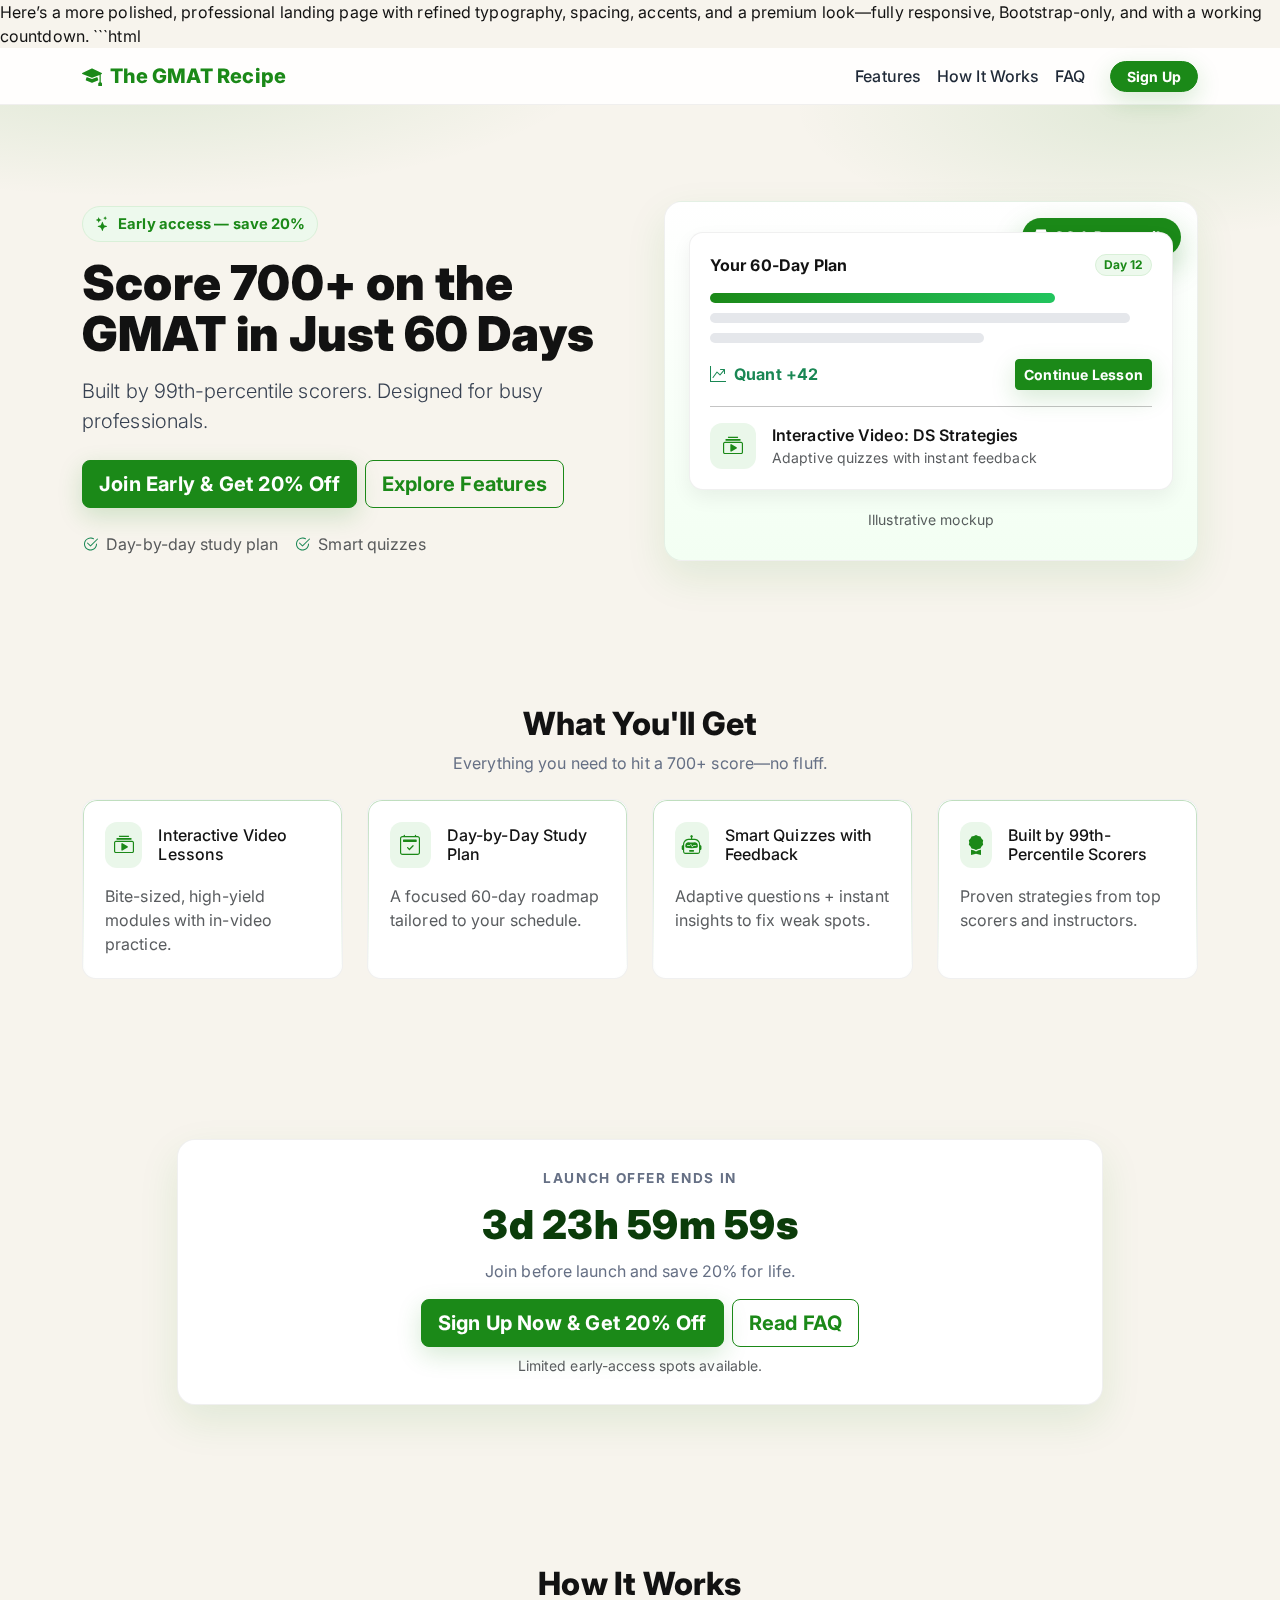
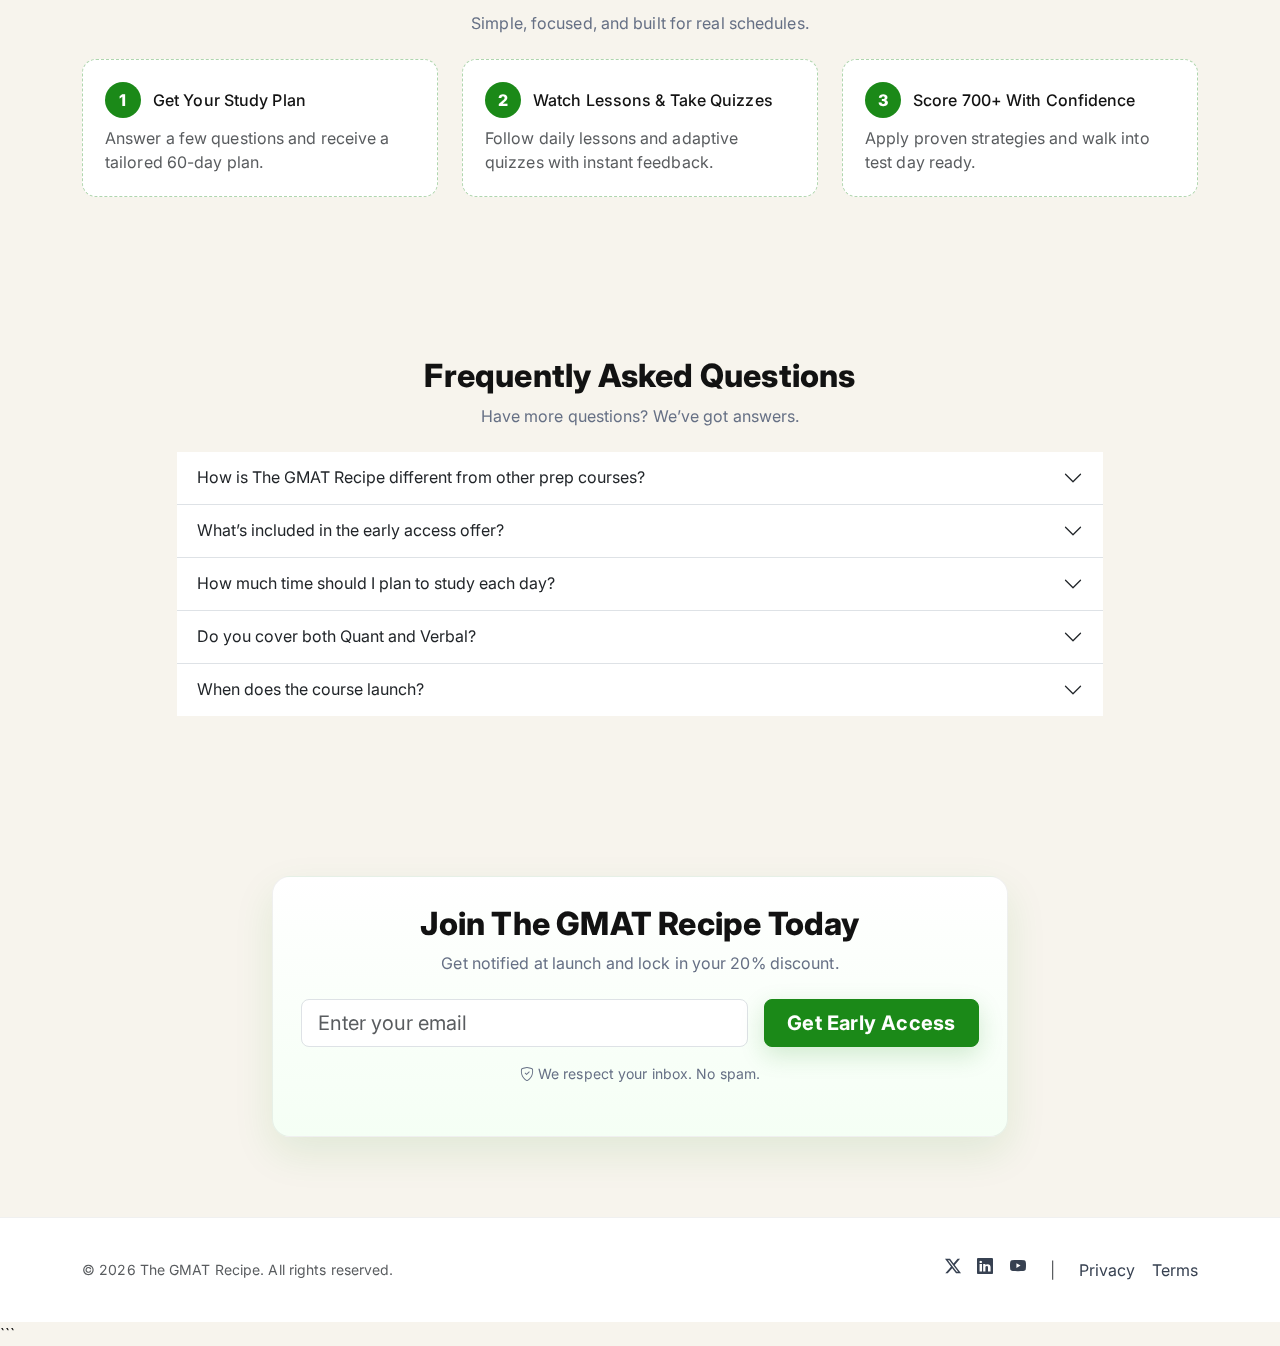
<file: test-4.html>
Here’s a more polished, professional landing page with refined typography, spacing, accents, and a premium look—fully responsive, Bootstrap-only, and with a working countdown.

```html
<!DOCTYPE html>
<html lang="en">
<head>
	<meta charset="utf-8" />
	<meta name="viewport" content="width=device-width, initial-scale=1" />
	<title>The GMAT Recipe — 700+ in 60 Days</title>
	<meta name="description" content="The GMAT Recipe: Web-based GMAT prep designed for busy professionals. Join early and get 20% off." />

	<!-- Fonts -->
	<link rel="preconnect" href="https://fonts.googleapis.com">
	<link rel="preconnect" href="https://fonts.gstatic.com" crossorigin>
	<link href="https://fonts.googleapis.com/css2?family=Inter:wght@400;500;600;700;800&display=swap" rel="stylesheet">

	<!-- Bootstrap CSS -->
	<link href="https://cdn.jsdelivr.net/npm/bootstrap@5.3.3/dist/css/bootstrap.min.css" rel="stylesheet" />
	<!-- Bootstrap Icons -->
	<link href="https://cdn.jsdelivr.net/npm/bootstrap-icons@1.11.3/font/bootstrap-icons.css" rel="stylesheet" />

	<style>
		:root{
			--brand: #1b8918;
			--brand-600: #176f15;
			--brand-700: #125911;
			--bg: #f7f4ed;
			--ink: #121212;
			--muted: #667085;
			--surface: #ffffff;
			--radius-lg: 18px;
			--radius-md: 14px;
			--shadow-sm: 0 8px 20px rgba(18, 18, 18, 0.06);
			--shadow-md: 0 16px 40px rgba(27, 137, 24, 0.10);
			--bs-primary: var(--brand);
			--bs-primary-rgb: 27,137,24;
		}

		html{ scroll-behavior:smooth; }
		body{
			font-family: Inter, system-ui, -apple-system, Segoe UI, Roboto, "Helvetica Neue", Arial, sans-serif;
			background: var(--bg);
			color: var(--ink);
			letter-spacing: .1px;
		}

		/* Smooth anchor offset for sticky navbar */
		[id]{
			scroll-margin-top: 88px;
		}

		/* Navbar */
		.navbar{
			background: rgba(255,255,255,.9);
			backdrop-filter: saturate(160%) blur(10px);
			border-bottom: 1px solid rgba(0,0,0,.06);
		}
		.navbar-brand{
			font-weight: 800;
			color: var(--brand);
			letter-spacing: .2px;
		}
		.navbar .nav-link{
			color: #1f2937;
			font-weight: 500;
		}
		.navbar .nav-link:hover,
		.navbar .nav-link:focus,
		.navbar .nav-link.active{
			color: var(--brand);
		}
		.navbar .btn{
			border-radius: 999px;
		}

		/* Buttons */
		.btn{
			font-weight: 700;
			letter-spacing: .2px;
		}
		.btn-primary{
			--bs-btn-bg: var(--brand);
			--bs-btn-border-color: var(--brand);
			--bs-btn-hover-bg: var(--brand-600);
			--bs-btn-hover-border-color: var(--brand-600);
			--bs-btn-active-bg: var(--brand-700);
			--bs-btn-active-border-color: var(--brand-700);
			box-shadow: 0 8px 24px rgba(27,137,24,.18);
		}
		.btn-outline-primary{
			--bs-btn-color: var(--brand);
			--bs-btn-border-color: var(--brand);
			--bs-btn-hover-bg: var(--brand);
			--bs-btn-hover-border-color: var(--brand);
			--bs-btn-active-bg: var(--brand-700);
			--bs-btn-active-border-color: var(--brand-700);
		}

		/* Section spacing */
		section{ padding: 80px 0; }
		.section-heading{
			font-weight: 800;
			letter-spacing: .2px;
		}
		.section-subtitle{
			color: var(--muted);
		}

		/* Hero */
		.hero{
			padding: 96px 0 64px;
			position: relative;
		}
		.hero-bg{
			position: absolute;
			inset: 0;
			z-index: -1;
			background:
				radial-gradient(800px 240px at 10% -10%, rgba(27,137,24,.12), transparent 60%),
				radial-gradient(600px 220px at 90% 0%, rgba(27,137,24,.10), transparent 60%);
		}
		.hero .eyebrow{
			display:inline-flex;
			align-items:center;
			gap:8px;
			padding:6px 12px;
			border:1px solid #d9f0d8;
			background:#edf9ed;
			border-radius:999px;
			color:var(--brand);
			font-weight:700;
			font-size:.92rem;
		}
		.hero h1{
			font-weight: 900;
			line-height: 1.06;
			letter-spacing: .2px;
		}
		.hero .lead{
			color:#374151;
		}
		.device{
			background: linear-gradient(180deg,#ffffff,#f3fff3);
			border: 1px solid rgba(0,0,0,.06);
			border-radius: var(--radius-lg);
			box-shadow: var(--shadow-md);
			min-height: 360px;
			position: relative;
			overflow: hidden;
		}
		.device .float-badge{
			position:absolute;
			top:16px; right:16px;
			background: var(--brand);
			color:#fff;
			padding:8px 12px;
			border-radius: 999px;
			font-weight:800;
			box-shadow: 0 12px 30px rgba(27,137,24,.28);
			font-size:.9rem;
		}
		.device .mock{
			position:absolute; inset:0;
			padding:24px;
			display:grid; place-items:center;
		}
		.mock-card{
			background:#fff;
			border:1px solid rgba(0,0,0,.06);
			border-radius: 14px;
			padding: 20px;
			width:min(92%,560px);
			box-shadow: var(--shadow-sm);
		}
		.progress-lite{
			height: 10px;
			border-radius: 999px;
			background: #e5e7eb;
			margin-bottom: 10px;
		}
		.progress-lite.filled{
			background: linear-gradient(90deg, var(--brand), #22c55e);
		}

		/* Feature cards */
		.feature-card{
			background: var(--surface);
			border: 1px solid rgba(0,0,0,.06);
			border-radius: var(--radius-md);
			padding: 22px;
			height:100%;
			transition: transform .18s ease, box-shadow .18s ease, border-color .18s ease;
			position:relative;
		}
		.feature-card::after{
			content:"";
			position:absolute; inset:0;
			border-radius: inherit;
			padding:1px; pointer-events:none;
			background: linear-gradient(180deg, rgba(27,137,24,.28), rgba(27,137,24,0));
			-webkit-mask: linear-gradient(#000 0 0) content-box, linear-gradient(#000 0 0);
			-webkit-mask-composite: xor; mask-composite: exclude;
		}
		.feature-card:hover{
			transform: translateY(-4px);
			box-shadow: var(--shadow-md);
			border-color: rgba(27,137,24,.25);
		}
		.icon-pill{
			width: 46px; height: 46px;
			display:grid; place-items:center;
			border-radius: 12px;
			background: #eaf7ea;
			color: var(--brand);
			font-size: 1.25rem;
		}

		/* Countdown */
		.countdown-wrap{
			background:#fff;
			border:1px solid rgba(0,0,0,.06);
			border-radius: var(--radius-lg);
			padding: 28px;
			box-shadow: var(--shadow-md);
			text-align:center;
		}
		.countdown-label{
			text-transform: uppercase;
			color: var(--muted);
			font-weight: 700;
			letter-spacing:.12em;
			font-size:.85rem;
		}
		.countdown{
			font-weight: 900;
			color: #0b3c0a;
			font-size: clamp(1.6rem, 3.2vw, 2.5rem);
			letter-spacing: .5px;
			margin: 6px 0 4px;
		}

		/* How it works */
		.step{
			background: var(--surface);
			border:1px dashed rgba(27,137,24,.35);
			border-radius: var(--radius-md);
			padding: 22px;
			height:100%;
		}
		.step-num{
			width: 36px; height: 36px;
			border-radius: 999px;
			display:grid; place-items:center;
			background: var(--brand);
			color:#fff;
			font-weight: 800;
			margin-right: 12px;
		}

		/* CTA */
		.cta{
			background: linear-gradient(180deg, #ffffff, #f5fff5);
			border: 1px solid rgba(0,0,0,.06);
			border-radius: var(--radius-lg);
			padding: 28px;
			box-shadow: var(--shadow-md);
		}
		.trust{ color: var(--muted); }

		/* Footer */
		footer{
			background:#fff;
			border-top:1px solid rgba(0,0,0,.06);
			padding: 40px 0;
		}
		footer a{ color:#374151; text-decoration:none; }
		footer a:hover{ color:var(--brand); text-decoration:underline; }

		/* Forms */
		.form-control:focus{
			border-color: var(--brand);
			box-shadow: 0 0 0 .2rem rgba(27,137,24,.15);
		}

		/* Utilities */
		.badge-soft{
			background:#edf9ed;
			color:var(--brand);
			border:1px solid #d9f0d8;
			border-radius: 999px;
			font-weight:700;
		}
	</style>
</head>
<body>
	<!-- Navbar -->
	<nav class="navbar navbar-expand-lg navbar-light sticky-top">
		<div class="container">
			<a class="navbar-brand d-flex align-items-center" href="#">
				<i class="bi bi-mortarboard-fill me-2"></i> The GMAT Recipe
			</a>
			<button class="navbar-toggler" type="button" data-bs-toggle="collapse" data-bs-target="#mainNav" aria-controls="mainNav" aria-expanded="false" aria-label="Toggle navigation">
				<span class="navbar-toggler-icon"></span>
			</button>
			<div class="collapse navbar-collapse" id="mainNav">
				<ul class="navbar-nav ms-auto align-items-lg-center">
					<li class="nav-item"><a class="nav-link" href="#features">Features</a></li>
					<li class="nav-item"><a class="nav-link" href="#how-it-works">How It Works</a></li>
					<li class="nav-item"><a class="nav-link" href="#faq">FAQ</a></li>
					<li class="nav-item ms-lg-3">
						<a class="btn btn-sm btn-primary px-3" href="#signup">Sign Up</a>
					</li>
				</ul>
			</div>
		</div>
	</nav>

	<main>
		<!-- Hero -->
		<section class="hero">
			<div class="hero-bg"></div>
			<div class="container">
				<div class="row align-items-center g-5">
					<div class="col-12 col-lg-6">
						<span class="eyebrow"><i class="bi bi-stars"></i> Early access — save 20%</span>
						<h1 class="display-5 mt-3">Score 700+ on the GMAT in Just 60 Days</h1>
						<p class="lead mt-3">Built by 99th-percentile scorers. Designed for busy professionals.</p>
						<div class="d-flex flex-wrap gap-2 mt-4">
							<a href="#signup" class="btn btn-primary btn-lg">Join Early & Get 20% Off</a>
							<a href="#features" class="btn btn-outline-primary btn-lg">Explore Features</a>
						</div>
						<div class="d-flex flex-wrap gap-3 mt-4 text-muted">
							<span class="d-flex align-items-center"><i class="bi bi-check2-circle text-success me-2"></i> Day-by-day study plan</span>
							<span class="d-flex align-items-center"><i class="bi bi-check2-circle text-success me-2"></i> Smart quizzes</span>
						</div>
					</div>
					<div class="col-12 col-lg-6">
						<div class="device">
							<div class="float-badge"><i class="bi bi-trophy-fill me-1"></i> 99th Percentile</div>
							<div class="mock">
								<div class="mock-card w-100">
									<div class="d-flex justify-content-between align-items-center">
										<div class="fw-bold">Your 60-Day Plan</div>
										<span class="badge badge-soft">Day 12</span>
									</div>
									<div class="mt-3">
										<div class="progress-lite filled" style="width:78%"></div>
										<div class="progress-lite" style="width:95%"></div>
										<div class="progress-lite" style="width:62%"></div>
									</div>
									<div class="d-flex align-items-center justify-content-between mt-3">
										<div class="d-flex align-items-center text-success">
											<i class="bi bi-graph-up-arrow me-2"></i>
											<strong>Quant +42</strong>
										</div>
										<button class="btn btn-sm btn-primary">Continue Lesson</button>
									</div>
									<hr class="my-3" />
									<div class="d-flex align-items-center gap-3">
										<div class="icon-pill"><i class="bi bi-collection-play"></i></div>
										<div>
											<div class="fw-semibold">Interactive Video: DS Strategies</div>
											<small class="text-muted">Adaptive quizzes with instant feedback</small>
										</div>
									</div>
								</div>
								<small class="text-muted mt-2">Illustrative mockup</small>
							</div>
						</div>
					</div>
				</div><!-- row -->
			</div>
		</section>

		<!-- Features -->
		<section id="features">
			<div class="container">
				<div class="text-center mb-4">
					<h2 class="section-heading">What You'll Get</h2>
					<p class="section-subtitle">Everything you need to hit a 700+ score—no fluff.</p>
				</div>
				<div class="row g-4">
					<div class="col-12 col-md-6 col-lg-3">
						<div class="feature-card">
							<div class="d-flex align-items-center gap-3">
								<div class="icon-pill"><i class="bi bi-collection-play"></i></div>
								<h6 class="m-0">Interactive Video Lessons</h6>
							</div>
							<p class="text-muted mt-3 mb-0">Bite-sized, high-yield modules with in-video practice.</p>
						</div>
					</div>
					<div class="col-12 col-md-6 col-lg-3">
						<div class="feature-card">
							<div class="d-flex align-items-center gap-3">
								<div class="icon-pill"><i class="bi bi-calendar2-check"></i></div>
								<h6 class="m-0">Day-by-Day Study Plan</h6>
							</div>
							<p class="text-muted mt-3 mb-0">A focused 60-day roadmap tailored to your schedule.</p>
						</div>
					</div>
					<div class="col-12 col-md-6 col-lg-3">
						<div class="feature-card">
							<div class="d-flex align-items-center gap-3">
								<div class="icon-pill"><i class="bi bi-robot"></i></div>
								<h6 class="m-0">Smart Quizzes with Feedback</h6>
							</div>
							<p class="text-muted mt-3 mb-0">Adaptive questions + instant insights to fix weak spots.</p>
						</div>
					</div>
					<div class="col-12 col-md-6 col-lg-3">
						<div class="feature-card">
							<div class="d-flex align-items-center gap-3">
								<div class="icon-pill"><i class="bi bi-award-fill"></i></div>
								<h6 class="m-0">Built by 99th-Percentile Scorers</h6>
							</div>
							<p class="text-muted mt-3 mb-0">Proven strategies from top scorers and instructors.</p>
						</div>
					</div>
				</div>
			</div>
		</section>

		<!-- Countdown -->
		<section id="countdown">
			<div class="container">
				<div class="row justify-content-center">
					<div class="col-12 col-lg-10">
						<div class="countdown-wrap">
							<div class="countdown-label">Launch Offer Ends In</div>
							<div id="countdownTimer" class="countdown" aria-live="polite">—</div>
							<p class="section-subtitle mb-3">Join before launch and save 20% for life.</p>
							<div class="d-flex justify-content-center gap-2">
								<a href="#signup" class="btn btn-primary btn-lg">Sign Up Now & Get 20% Off</a>
								<a href="#faq" class="btn btn-outline-primary btn-lg">Read FAQ</a>
							</div>
							<small class="text-muted d-block mt-2">Limited early-access spots available.</small>
						</div>
					</div>
				</div>
			</div>
		</section>

		<!-- How It Works -->
		<section id="how-it-works">
			<div class="container">
				<div class="text-center mb-4">
					<h2 class="section-heading">How It Works</h2>
					<p class="section-subtitle">Simple, focused, and built for real schedules.</p>
				</div>
				<div class="row g-4">
					<div class="col-12 col-md-4">
						<div class="step">
							<div class="d-flex align-items-center mb-2">
								<div class="step-num">1</div>
								<h6 class="m-0">Get Your Study Plan</h6>
							</div>
							<p class="text-muted mb-0">Answer a few questions and receive a tailored 60-day plan.</p>
						</div>
					</div>
					<div class="col-12 col-md-4">
						<div class="step">
							<div class="d-flex align-items-center mb-2">
								<div class="step-num">2</div>
								<h6 class="m-0">Watch Lessons & Take Quizzes</h6>
							</div>
							<p class="text-muted mb-0">Follow daily lessons and adaptive quizzes with instant feedback.</p>
						</div>
					</div>
					<div class="col-12 col-md-4">
						<div class="step">
							<div class="d-flex align-items-center mb-2">
								<div class="step-num">3</div>
								<h6 class="m-0">Score 700+ With Confidence</h6>
							</div>
							<p class="text-muted mb-0">Apply proven strategies and walk into test day ready.</p>
						</div>
					</div>
				</div>
			</div>
		</section>

		<!-- FAQ -->
		<section id="faq">
			<div class="container">
				<div class="text-center mb-4">
					<h2 class="section-heading">Frequently Asked Questions</h2>
					<p class="section-subtitle">Have more questions? We’ve got answers.</p>
				</div>
				<div class="row justify-content-center">
					<div class="col-12 col-lg-10">
						<div class="accordion accordion-flush" id="faqAccordion">
							<div class="accordion-item">
								<h2 class="accordion-header" id="q1">
									<button class="accordion-button collapsed" type="button" data-bs-toggle="collapse" data-bs-target="#a1" aria-expanded="false" aria-controls="a1">
										How is The GMAT Recipe different from other prep courses?
									</button>
								</h2>
								<div id="a1" class="accordion-collapse collapse" aria-labelledby="q1" data-bs-parent="#faqAccordion">
									<div class="accordion-body">
										We focus on a streamlined 60-day plan, high-yield content, and adaptive quizzes that target your weaknesses—built by 99th-percentile scorers for busy professionals.
									</div>
								</div>
							</div>
							<div class="accordion-item">
								<h2 class="accordion-header" id="q2">
									<button class="accordion-button collapsed" type="button" data-bs-toggle="collapse" data-bs-target="#a2" aria-expanded="false" aria-controls="a2">
										What’s included in the early access offer?
									</button>
								</h2>
								<div id="a2" class="accordion-collapse collapse" aria-labelledby="q2" data-bs-parent="#faqAccordion">
									<div class="accordion-body">
										You’ll lock in 20% off your subscription for life, plus get early access to upcoming features and priority support.
									</div>
								</div>
							</div>
							<div class="accordion-item">
								<h2 class="accordion-header" id="q3">
									<button class="accordion-button collapsed" type="button" data-bs-toggle="collapse" data-bs-target="#a3" aria-expanded="false" aria-controls="a3">
										How much time should I plan to study each day?
									</button>
								</h2>
								<div id="a3" class="accordion-collapse collapse" aria-labelledby="q3" data-bs-parent="#faqAccordion">
									<div class="accordion-body">
										Most learners schedule 60–90 minutes per day. The day-by-day plan keeps you focused and efficient.
									</div>
								</div>
							</div>
							<div class="accordion-item">
								<h2 class="accordion-header" id="q4">
									<button class="accordion-button collapsed" type="button" data-bs-toggle="collapse" data-bs-target="#a4" aria-expanded="false" aria-controls="a4">
										Do you cover both Quant and Verbal?
									</button>
								</h2>
								<div id="a4" class="accordion-collapse collapse" aria-labelledby="q4" data-bs-parent="#faqAccordion">
									<div class="accordion-body">
										Yes. Our curriculum includes Quant, Verbal, and test-taking strategy modules designed to maximize your overall score.
									</div>
								</div>
							</div>
							<div class="accordion-item">
								<h2 class="accordion-header" id="q5">
									<button class="accordion-button collapsed" type="button" data-bs-toggle="collapse" data-bs-target="#a5" aria-expanded="false" aria-controls="a5">
										When does the course launch?
									</button>
								</h2>
								<div id="a5" class="accordion-collapse collapse" aria-labelledby="q5" data-bs-parent="#faqAccordion">
									<div class="accordion-body">
										In a few days! Join the list today to secure your 20% early-access discount before launch.
									</div>
								</div>
							</div>
						</div><!-- /accordion -->
					</div>
				</div>
			</div>
		</section>

		<!-- Final CTA / Signup -->
		<section id="signup">
			<div class="container">
				<div class="row justify-content-center">
					<div class="col-12 col-lg-8">
						<div class="cta">
							<div class="text-center">
								<h2 class="section-heading">Join The GMAT Recipe Today</h2>
								<p class="section-subtitle mb-4">Get notified at launch and lock in your 20% discount.</p>
							</div>
							<form id="signupForm" class="row g-2 g-sm-3 justify-content-center">
								<div class="col-12 col-sm-8">
									<label for="email" class="visually-hidden">Email</label>
									<input id="email" name="email" type="email" class="form-control form-control-lg" placeholder="Enter your email" required />
								</div>
								<div class="col-12 col-sm-4 d-grid">
									<button id="submitBtn" type="submit" class="btn btn-primary btn-lg">Get Early Access</button>
								</div>
								<div class="col-12 text-center">
									<small class="trust"><i class="bi bi-shield-check me-1"></i>We respect your inbox. No spam.</small>
								</div>
								<div id="formMessage" class="col-12 text-center mt-2" role="status" aria-live="polite"></div>
							</form>
						</div>
					</div>
				</div>
			</div>
		</section>
	</main>

	<!-- Footer -->
	<footer>
		<div class="container">
			<div class="row align-items-center gy-3">
				<div class="col-12 col-md">
					<small class="text-muted">© <span id="year"></span> The GMAT Recipe. All rights reserved.</small>
				</div>
				<div class="col-12 col-md-auto">
					<div class="d-flex gap-3">
						<a href="#" aria-label="Twitter"><i class="bi bi-twitter-x"></i></a>
						<a href="#" aria-label="LinkedIn"><i class="bi bi-linkedin"></i></a>
						<a href="#" aria-label="YouTube"><i class="bi bi-youtube"></i></a>
						<span class="mx-2 text-muted">|</span>
						<a href="#">Privacy</a>
						<a href="#">Terms</a>
					</div>
				</div>
			</div>
		</div>
	</footer>

	<!-- Bootstrap JS Bundle -->
	<script src="https://cdn.jsdelivr.net/npm/bootstrap@5.3.3/dist/js/bootstrap.bundle.min.js"></script>

	<script>
		// Year in footer
		document.getElementById("year").textContent = new Date().getFullYear();

		// Countdown: persist a deadline ~4 days from first visit
		(function () {
			const el = document.getElementById("countdownTimer");
			const KEY = "gmat_recipe_deadline_ms";
			const FOUR_DAYS = 4 * 24 * 60 * 60 * 1000;

			function ensureDeadline(){
				const now = Date.now();
				const saved = Number(localStorage.getItem(KEY) || 0);
				if (saved && saved > now) return saved;
				const next = now + FOUR_DAYS;
				try { localStorage.setItem(KEY, String(next)); } catch (e) {}
				return next;
			}

			const deadline = ensureDeadline();

			function fmt(ms){
				if (ms <= 0) return "0d 0h 0m 0s";
				const s = Math.floor(ms / 1000);
				const d = Math.floor(s / 86400);
				const h = Math.floor((s % 86400) / 3600);
				const m = Math.floor((s % 3600) / 60);
				const sec = s % 60;
				return d + "d " + h + "h " + m + "m " + sec + "s";
			}

			function tick(){
				el.textContent = fmt(deadline - Date.now());
			}

			tick();
			const id = setInterval(() => {
				tick();
				if (deadline - Date.now() <= 0) clearInterval(id);
			}, 1000);
		})();

		// Email signup (demo)
		(function () {
			const form = document.getElementById("signupForm");
			const email = document.getElementById("email");
			const btn = document.getElementById("submitBtn");
			const msg = document.getElementById("formMessage");

			function setMessage(text, type){
				msg.className = "col-12 text-center mt-2";
				if (type === "success") msg.classList.add("text-success");
				else if (type === "error") msg.classList.add("text-danger");
				else msg.classList.add("text-muted");
				msg.textContent = text;
			}

			form.addEventListener("submit", function(e){
				e.preventDefault();
				if (!email.checkValidity()){
					setMessage("Please enter a valid email address.", "error");
					email.focus();
					return;
				}
				btn.disabled = true;
				setMessage("Submitting...", "muted");
				setTimeout(() => {
					// TODO: Replace with real API call
					setMessage("You're in! Check your inbox for confirmation.", "success");
					btn.disabled = false;
					form.reset();
				}, 900);
			});
		})();
	</script>
</body>
</html>
```
</file>
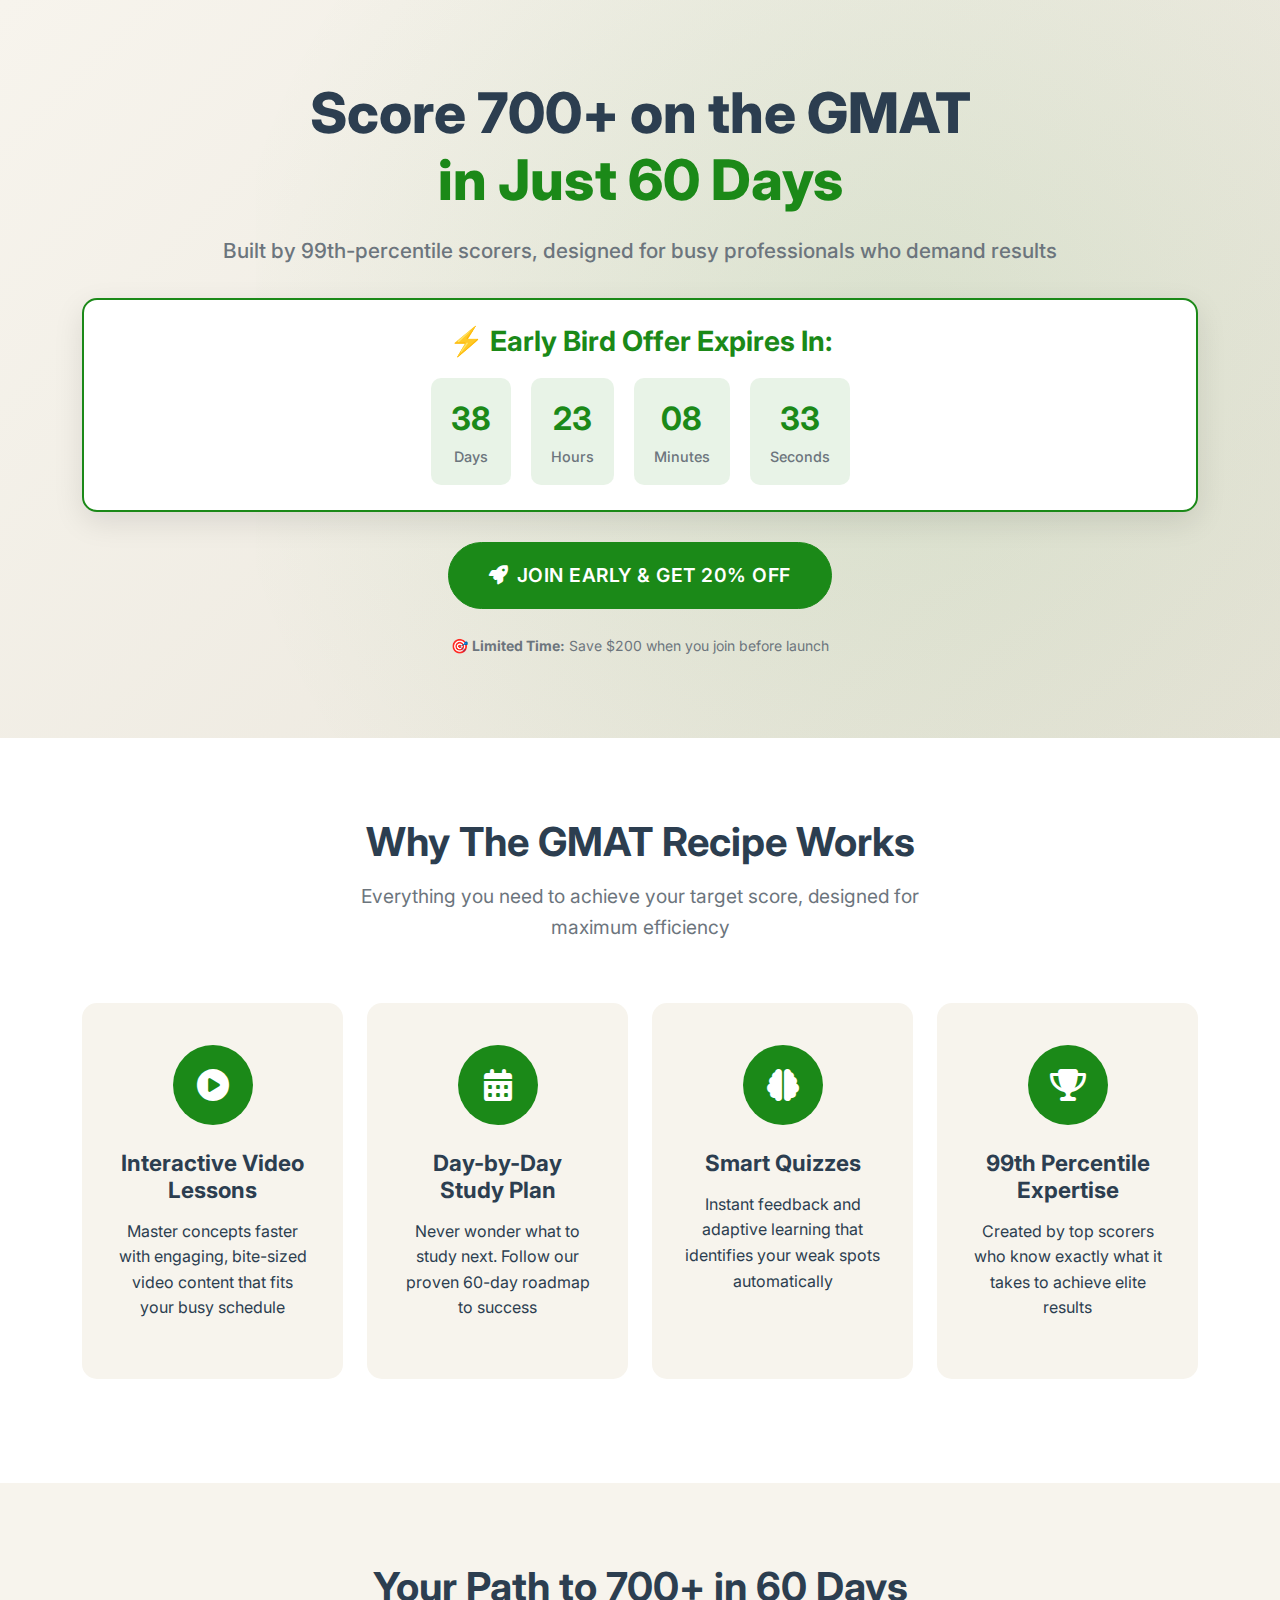
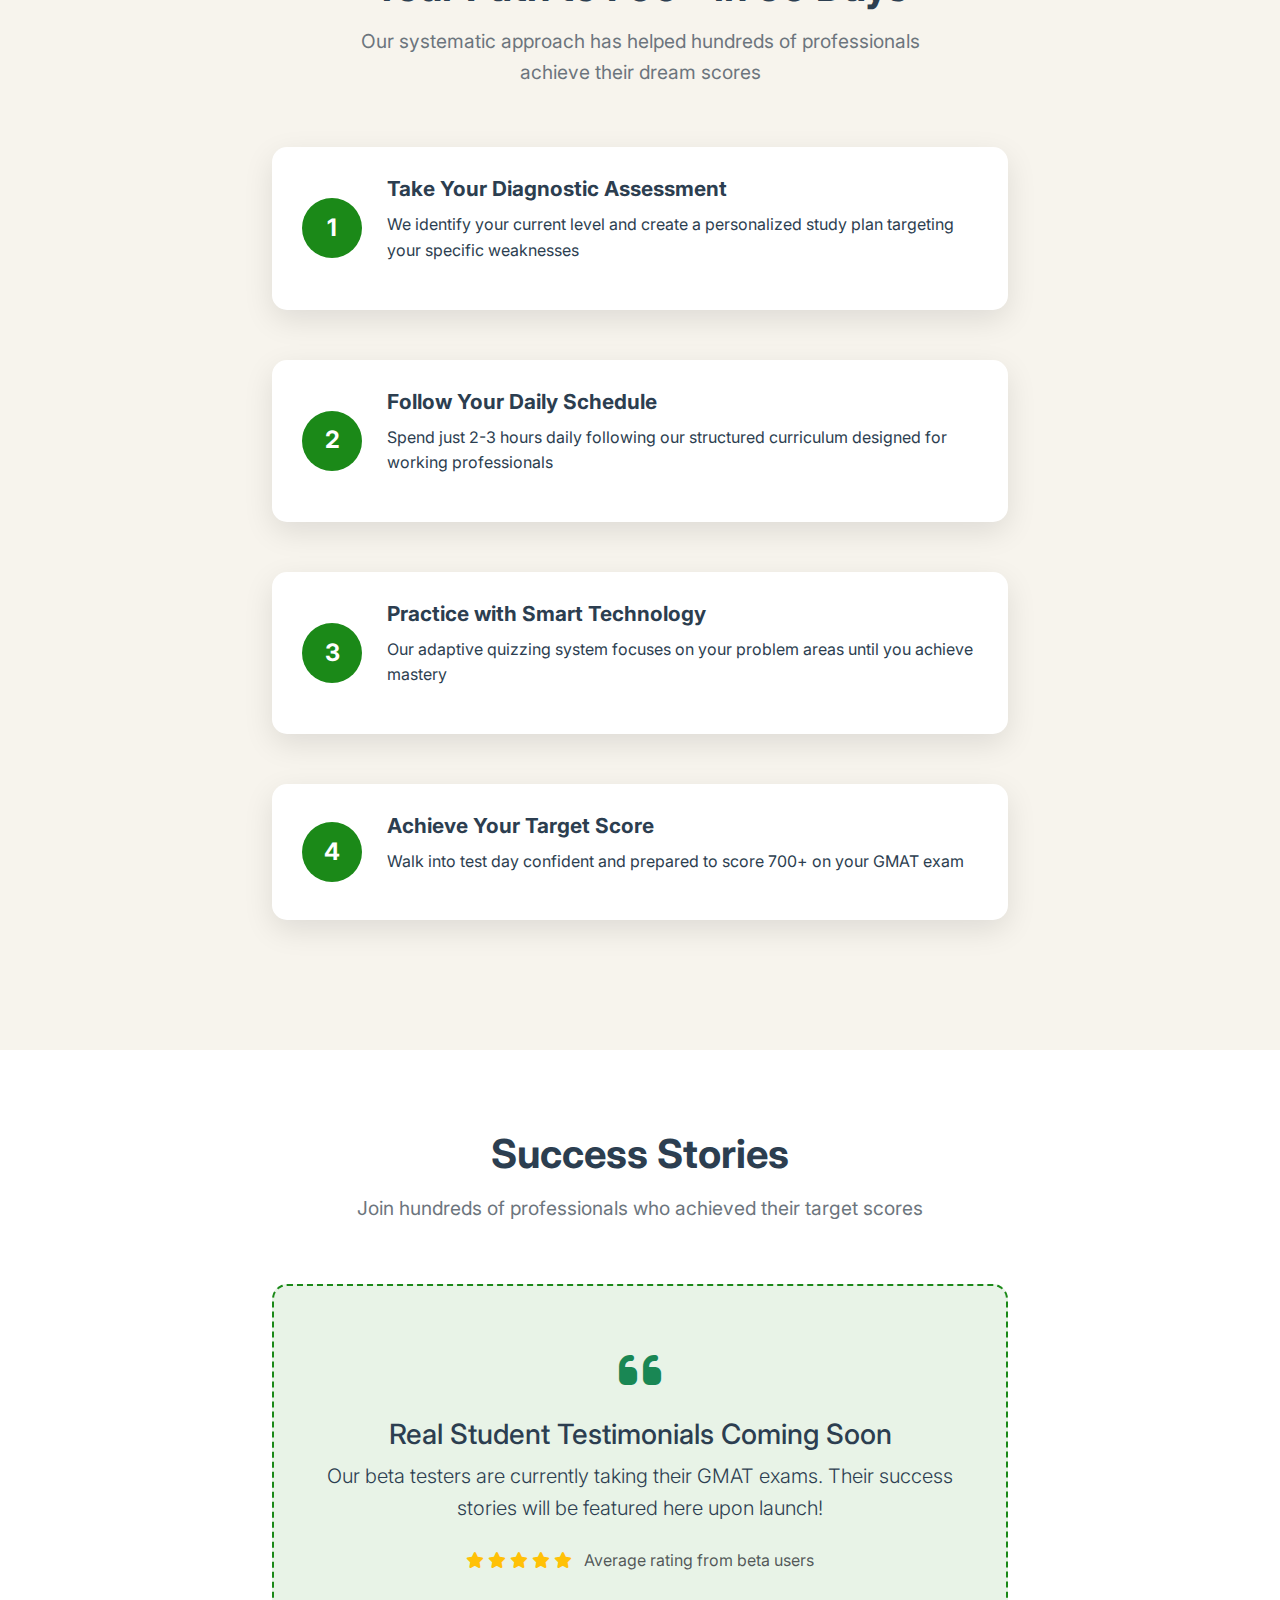
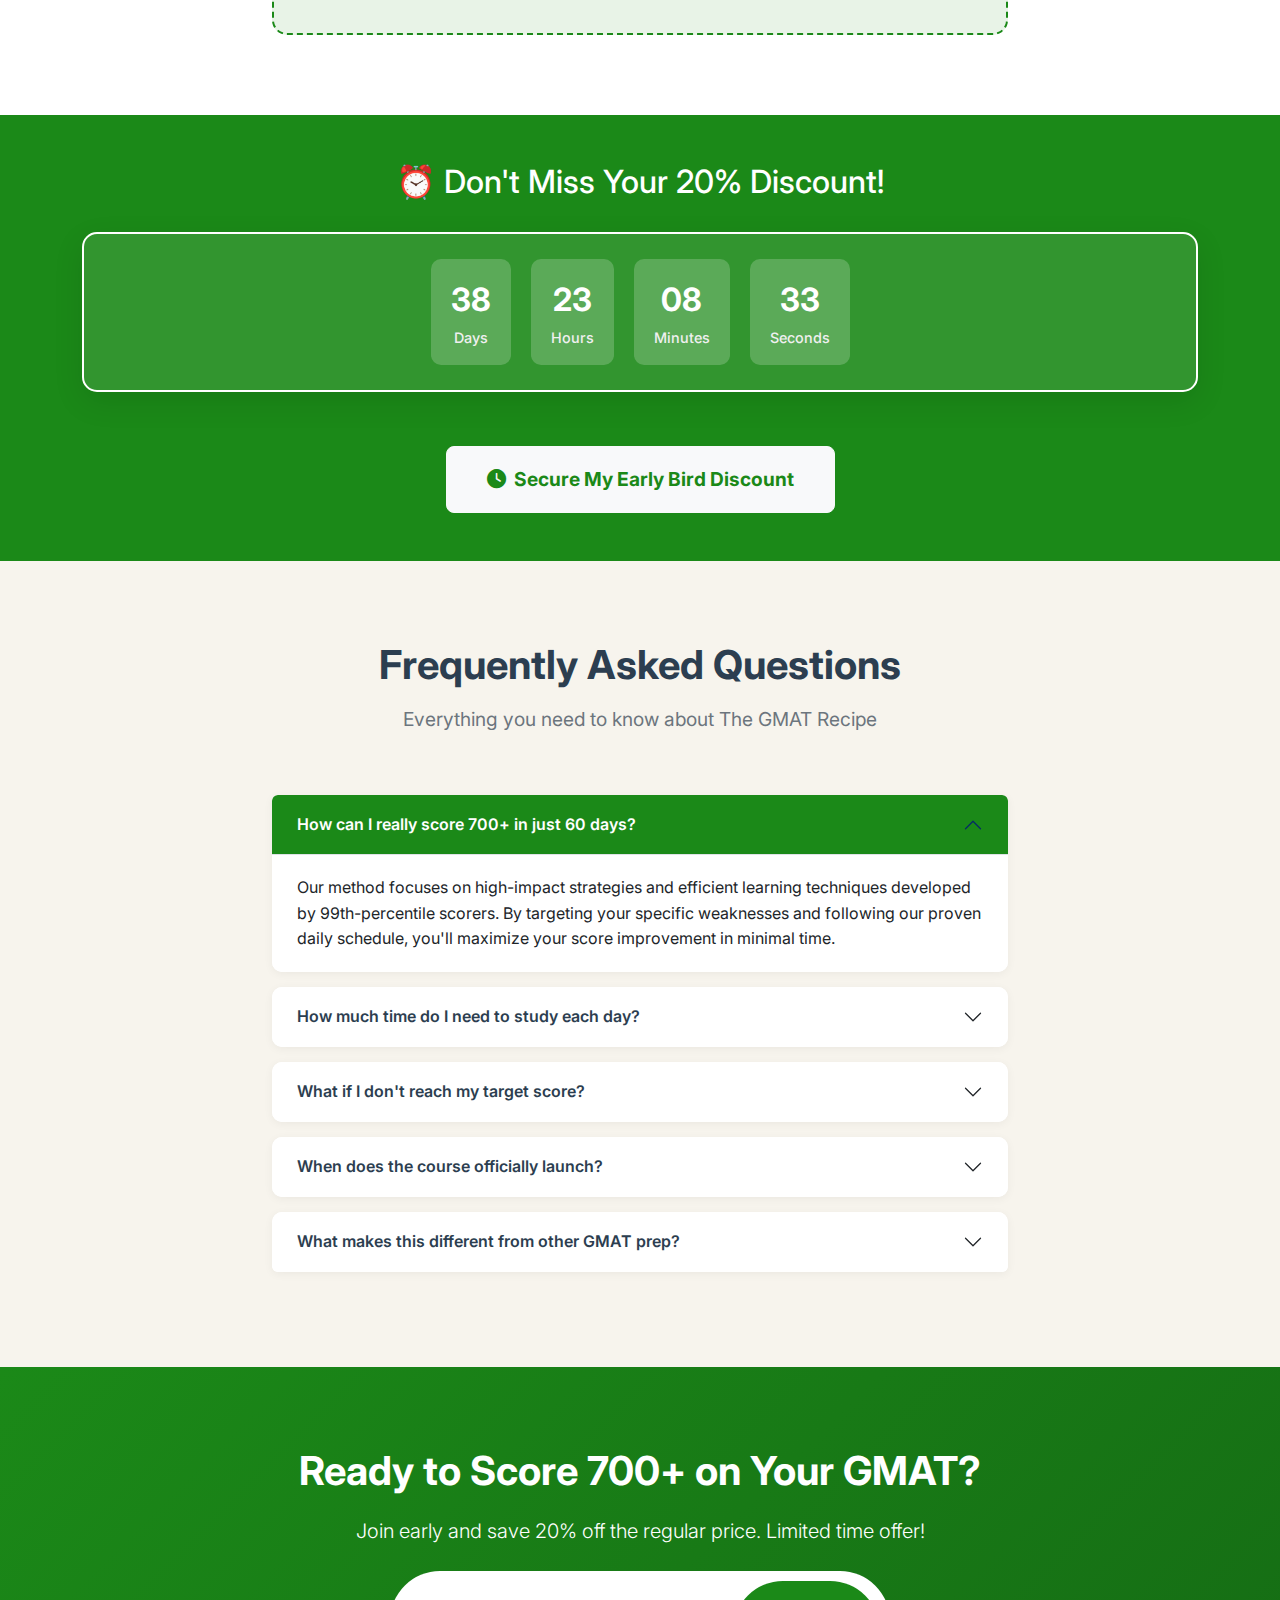
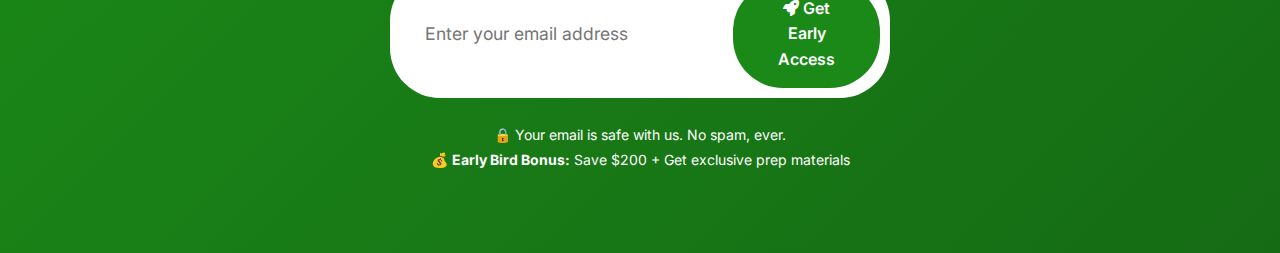
<file: test_2.html>
<!DOCTYPE html>
<html lang="en">
<head>
    <meta charset="UTF-8">
    <meta name="viewport" content="width=device-width, initial-scale=1.0">
    <title>The GMAT Recipe - Score 700+ in 60 Days</title>
    <link href="https://cdnjs.cloudflare.com/ajax/libs/bootstrap/5.3.0/css/bootstrap.min.css" rel="stylesheet">
    <link href="https://cdnjs.cloudflare.com/ajax/libs/font-awesome/6.4.0/css/all.min.css" rel="stylesheet">
    <link href="https://fonts.googleapis.com/css2?family=Inter:wght@300;400;500;600;700;800&display=swap" rel="stylesheet">
    
    <style>
        :root {
            --primary-color: #1b8918;
            --bg-color: #f7f4ed;
            --text-dark: #2c3e50;
            --text-muted: #6c757d;
            --white: #ffffff;
            --light-green: rgba(27, 137, 24, 0.1);
            --shadow: 0 10px 30px rgba(0,0,0,0.1);
        }
        
        * {
            margin: 0;
            padding: 0;
            box-sizing: border-box;
        }
        
        body {
            font-family: 'Inter', sans-serif;
            background-color: var(--bg-color);
            color: var(--text-dark);
            line-height: 1.6;
        }
        
        .btn-primary {
            background-color: var(--primary-color);
            border-color: var(--primary-color);
            font-weight: 600;
            padding: 15px 30px;
            font-size: 1.1rem;
            border-radius: 50px;
            transition: all 0.3s ease;
            text-transform: uppercase;
            letter-spacing: 0.5px;
        }
        
        .btn-primary:hover {
            background-color: #156b14;
            border-color: #156b14;
            transform: translateY(-2px);
            box-shadow: 0 8px 25px rgba(27, 137, 24, 0.3);
        }
        
        .btn-lg {
            padding: 18px 40px;
            font-size: 1.2rem;
        }
        
        /* Hero Section */
        .hero {
            background: linear-gradient(135deg, var(--bg-color) 0%, #e8e4d9 100%);
            padding: 80px 0;
            position: relative;
            overflow: hidden;
        }
        
        .hero::before {
            content: '';
            position: absolute;
            top: -50%;
            right: -20%;
            width: 100%;
            height: 200%;
            background: radial-gradient(circle, var(--light-green) 0%, transparent 70%);
            z-index: 0;
        }
        
        .hero .container {
            position: relative;
            z-index: 1;
        }
        
        .hero h1 {
            font-size: 3.5rem;
            font-weight: 800;
            color: var(--text-dark);
            margin-bottom: 20px;
            line-height: 1.2;
        }
        
        .hero .lead {
            font-size: 1.3rem;
            color: var(--text-muted);
            margin-bottom: 30px;
            font-weight: 500;
        }
        
        .countdown-container {
            background: var(--white);
            border-radius: 15px;
            padding: 25px;
            box-shadow: var(--shadow);
            margin: 30px 0;
            border: 2px solid var(--primary-color);
        }
        
        .countdown {
            display: flex;
            justify-content: center;
            gap: 20px;
            flex-wrap: wrap;
        }
        
        .countdown-item {
            text-align: center;
            background: var(--light-green);
            padding: 15px 20px;
            border-radius: 10px;
            min-width: 80px;
        }
        
        .countdown-number {
            font-size: 2rem;
            font-weight: 700;
            color: var(--primary-color);
            display: block;
        }
        
        .countdown-label {
            font-size: 0.9rem;
            color: var(--text-muted);
            font-weight: 500;
        }
        
        /* Features Section */
        .features {
            padding: 80px 0;
            background: var(--white);
        }
        
        .feature-card {
            background: var(--bg-color);
            border-radius: 15px;
            padding: 40px 30px;
            text-align: center;
            height: 100%;
            transition: all 0.3s ease;
            border: 2px solid transparent;
        }
        
        .feature-card:hover {
            transform: translateY(-10px);
            box-shadow: var(--shadow);
            border-color: var(--primary-color);
        }
        
        .feature-icon {
            width: 80px;
            height: 80px;
            background: var(--primary-color);
            border-radius: 50%;
            display: flex;
            align-items: center;
            justify-content: center;
            margin: 0 auto 25px;
            font-size: 2rem;
            color: var(--white);
        }
        
        .feature-card h3 {
            font-size: 1.4rem;
            font-weight: 700;
            margin-bottom: 15px;
            color: var(--text-dark);
        }
        
        /* How it Works */
        .how-it-works {
            padding: 80px 0;
            background: var(--bg-color);
        }
        
        .step {
            display: flex;
            align-items: center;
            margin-bottom: 50px;
            background: var(--white);
            border-radius: 15px;
            padding: 30px;
            box-shadow: var(--shadow);
        }
        
        .step-number {
            width: 60px;
            height: 60px;
            background: var(--primary-color);
            color: var(--white);
            border-radius: 50%;
            display: flex;
            align-items: center;
            justify-content: center;
            font-size: 1.5rem;
            font-weight: 700;
            margin-right: 25px;
            flex-shrink: 0;
        }
        
        .step-content h3 {
            font-size: 1.3rem;
            font-weight: 700;
            margin-bottom: 10px;
            color: var(--text-dark);
        }
        
        /* Testimonials */
        .testimonials {
            padding: 80px 0;
            background: var(--white);
        }
        
        .testimonial-placeholder {
            background: var(--light-green);
            border-radius: 15px;
            padding: 60px 30px;
            text-align: center;
            border: 2px dashed var(--primary-color);
        }
        
        /* FAQ */
        .faq {
            padding: 80px 0;
            background: var(--bg-color);
        }
        
        .accordion-item {
            border: none;
            margin-bottom: 15px;
            border-radius: 10px;
            overflow: hidden;
            box-shadow: 0 2px 10px rgba(0,0,0,0.05);
        }
        
        .accordion-button {
            background: var(--white);
            color: var(--text-dark);
            font-weight: 600;
            padding: 20px 25px;
        }
        
        .accordion-button:not(.collapsed) {
            background: var(--primary-color);
            color: var(--white);
        }
        
        .accordion-body {
            background: var(--white);
            padding: 20px 25px;
        }
        
        /* Final CTA */
        .final-cta {
            padding: 80px 0;
            background: linear-gradient(135deg, var(--primary-color) 0%, #156b14 100%);
            color: var(--white);
            text-align: center;
        }
        
        .final-cta h2 {
            font-size: 2.5rem;
            font-weight: 700;
            margin-bottom: 20px;
        }
        
        .email-form {
            max-width: 500px;
            margin: 0 auto;
            background: var(--white);
            border-radius: 50px;
            padding: 10px;
            display: flex;
            gap: 10px;
        }
        
        .email-form input {
            border: none;
            padding: 15px 25px;
            border-radius: 50px;
            flex: 1;
            font-size: 1.1rem;
        }
        
        .email-form input:focus {
            outline: none;
            box-shadow: none;
        }
        
        .email-form button {
            background: var(--primary-color);
            border: none;
            padding: 15px 30px;
            border-radius: 50px;
            color: var(--white);
            font-weight: 600;
            cursor: pointer;
            transition: all 0.3s ease;
        }
        
        .email-form button:hover {
            background: #156b14;
            transform: scale(1.05);
        }
        
        /* Section Headers */
        .section-header {
            text-align: center;
            margin-bottom: 60px;
        }
        
        .section-header h2 {
            font-size: 2.5rem;
            font-weight: 700;
            color: var(--text-dark);
            margin-bottom: 15px;
        }
        
        .section-header p {
            font-size: 1.2rem;
            color: var(--text-muted);
            max-width: 600px;
            margin: 0 auto;
        }
        
        /* Responsive */
        @media (max-width: 768px) {
            .hero h1 {
                font-size: 2.5rem;
            }
            
            .countdown {
                gap: 10px;
            }
            
            .countdown-item {
                min-width: 70px;
                padding: 10px 15px;
            }
            
            .countdown-number {
                font-size: 1.5rem;
            }
            
            .step {
                flex-direction: column;
                text-align: center;
            }
            
            .step-number {
                margin-right: 0;
                margin-bottom: 20px;
            }
            
            .email-form {
                flex-direction: column;
                border-radius: 15px;
            }
            
            .email-form input,
            .email-form button {
                border-radius: 10px;
            }
        }
        
        .pulse {
            animation: pulse 2s infinite;
        }
        
        @keyframes pulse {
            0% { transform: scale(1); }
            50% { transform: scale(1.05); }
            100% { transform: scale(1); }
        }
        
        .success-message {
            background: #d4edda;
            border: 1px solid #c3e6cb;
            color: #155724;
            padding: 15px;
            border-radius: 10px;
            margin-top: 20px;
            display: none;
        }
    </style>
</head>
<body>
    <!-- Hero Section -->
    <section class="hero">
        <div class="container">
            <div class="row align-items-center">
                <div class="col-lg-12 text-center">
                    <h1>Score 700+ on the GMAT<br><span style="color: #1b8918;">in Just 60 Days</span></h1>
                    <p class="lead">Built by 99th-percentile scorers, designed for busy professionals who demand results</p>
                    
                    <div class="countdown-container">
                        <h3 style="margin-bottom: 20px; color: #1b8918; font-weight: 700;">⚡ Early Bird Offer Expires In:</h3>
                        <div class="countdown" id="countdown">
                            <div class="countdown-item">
                                <span class="countdown-number" id="days">38</span>
                                <span class="countdown-label">Days</span>
                            </div>
                            <div class="countdown-item">
                                <span class="countdown-number" id="hours">23</span>
                                <span class="countdown-label">Hours</span>
                            </div>
                            <div class="countdown-item">
                                <span class="countdown-number" id="minutes">08</span>
                                <span class="countdown-label">Minutes</span>
                            </div>
                            <div class="countdown-item">
                                <span class="countdown-number" id="seconds">33</span>
                                <span class="countdown-label">Seconds</span>
                            </div>
                        </div>
                    </div>
                    
                    <button class="btn btn-primary btn-lg pulse" onclick="scrollToSignup()">
                        <i class="fas fa-rocket me-2"></i>Join Early & Get 20% Off
                    </button>
                    
                    <div class="mt-4">
                        <small style="color: #6c757d;">🎯 <strong>Limited Time:</strong> Save $200 when you join before launch</small>
                    </div>
                </div>
            </div>
        </div>
    </section>

    <!-- Features Section -->
    <section class="features">
        <div class="container">
            <div class="section-header">
                <h2>Why The GMAT Recipe Works</h2>
                <p>Everything you need to achieve your target score, designed for maximum efficiency</p>
            </div>
            
            <div class="row">
                <div class="col-lg-3 col-md-6 mb-4">
                    <div class="feature-card">
                        <div class="feature-icon">
                            <i class="fas fa-play-circle"></i>
                        </div>
                        <h3>Interactive Video Lessons</h3>
                        <p>Master concepts faster with engaging, bite-sized video content that fits your busy schedule</p>
                    </div>
                </div>
                
                <div class="col-lg-3 col-md-6 mb-4">
                    <div class="feature-card">
                        <div class="feature-icon">
                            <i class="fas fa-calendar-alt"></i>
                        </div>
                        <h3>Day-by-Day Study Plan</h3>
                        <p>Never wonder what to study next. Follow our proven 60-day roadmap to success</p>
                    </div>
                </div>
                
                <div class="col-lg-3 col-md-6 mb-4">
                    <div class="feature-card">
                        <div class="feature-icon">
                            <i class="fas fa-brain"></i>
                        </div>
                        <h3>Smart Quizzes</h3>
                        <p>Instant feedback and adaptive learning that identifies your weak spots automatically</p>
                    </div>
                </div>
                
                <div class="col-lg-3 col-md-6 mb-4">
                    <div class="feature-card">
                        <div class="feature-icon">
                            <i class="fas fa-trophy"></i>
                        </div>
                        <h3>99th Percentile Expertise</h3>
                        <p>Created by top scorers who know exactly what it takes to achieve elite results</p>
                    </div>
                </div>
            </div>
        </div>
    </section>

    <!-- How It Works -->
    <section class="how-it-works">
        <div class="container">
            <div class="section-header">
                <h2>Your Path to 700+ in 60 Days</h2>
                <p>Our systematic approach has helped hundreds of professionals achieve their dream scores</p>
            </div>
            
            <div class="row">
                <div class="col-lg-8 mx-auto">
                    <div class="step">
                        <div class="step-number">1</div>
                        <div class="step-content">
                            <h3>Take Your Diagnostic Assessment</h3>
                            <p>We identify your current level and create a personalized study plan targeting your specific weaknesses</p>
                        </div>
                    </div>
                    
                    <div class="step">
                        <div class="step-number">2</div>
                        <div class="step-content">
                            <h3>Follow Your Daily Schedule</h3>
                            <p>Spend just 2-3 hours daily following our structured curriculum designed for working professionals</p>
                        </div>
                    </div>
                    
                    <div class="step">
                        <div class="step-number">3</div>
                        <div class="step-content">
                            <h3>Practice with Smart Technology</h3>
                            <p>Our adaptive quizzing system focuses on your problem areas until you achieve mastery</p>
                        </div>
                    </div>
                    
                    <div class="step">
                        <div class="step-number">4</div>
                        <div class="step-content">
                            <h3>Achieve Your Target Score</h3>
                            <p>Walk into test day confident and prepared to score 700+ on your GMAT exam</p>
                        </div>
                    </div>
                </div>
            </div>
        </div>
    </section>

    <!-- Testimonials Placeholder -->
    <section class="testimonials">
        <div class="container">
            <div class="section-header">
                <h2>Success Stories</h2>
                <p>Join hundreds of professionals who achieved their target scores</p>
            </div>
            
            <div class="row">
                <div class="col-lg-8 mx-auto">
                    <div class="testimonial-placeholder">
                        <i class="fas fa-quote-left fa-3x text-success mb-4"></i>
                        <h3>Real Student Testimonials Coming Soon</h3>
                        <p class="lead">Our beta testers are currently taking their GMAT exams. Their success stories will be featured here upon launch!</p>
                        <div class="mt-4">
                            <i class="fas fa-star text-warning"></i>
                            <i class="fas fa-star text-warning"></i>
                            <i class="fas fa-star text-warning"></i>
                            <i class="fas fa-star text-warning"></i>
                            <i class="fas fa-star text-warning"></i>
                            <span class="ms-2 text-muted">Average rating from beta users</span>
                        </div>
                    </div>
                </div>
            </div>
        </div>
    </section>

    <!-- Countdown Timer Section -->
    <section class="py-5" style="background: #1b8918; color: white;">
        <div class="container text-center">
            <h2 class="mb-4">⏰ Don't Miss Your 20% Discount!</h2>
            <div class="countdown-container" style="background: rgba(255,255,255,0.1); border-color: white;">
                <div class="countdown" id="countdown2">
                    <div class="countdown-item" style="background: rgba(255,255,255,0.2);">
                        <span class="countdown-number" style="color: white;" id="days2">38</span>
                        <span class="countdown-label" style="color: #f0f0f0;">Days</span>
                    </div>
                    <div class="countdown-item" style="background: rgba(255,255,255,0.2);">
                        <span class="countdown-number" style="color: white;" id="hours2">23</span>
                        <span class="countdown-label" style="color: #f0f0f0;">Hours</span>
                    </div>
                    <div class="countdown-item" style="background: rgba(255,255,255,0.2);">
                        <span class="countdown-number" style="color: white;" id="minutes2">08</span>
                        <span class="countdown-label" style="color: #f0f0f0;">Minutes</span>
                    </div>
                    <div class="countdown-item" style="background: rgba(255,255,255,0.2);">
                        <span class="countdown-number" style="color: white;" id="seconds2">33</span>
                        <span class="countdown-label" style="color: #f0f0f0;">Seconds</span>
                    </div>
                </div>
            </div>
            <button class="btn btn-light btn-lg mt-4" onclick="scrollToSignup()" style="color: #1b8918; font-weight: 700;">
                <i class="fas fa-clock me-2"></i>Secure My Early Bird Discount
            </button>
        </div>
    </section>

    <!-- FAQ Section -->
    <section class="faq">
        <div class="container">
            <div class="section-header">
                <h2>Frequently Asked Questions</h2>
                <p>Everything you need to know about The GMAT Recipe</p>
            </div>
            
            <div class="row">
                <div class="col-lg-8 mx-auto">
                    <div class="accordion" id="faqAccordion">
                        <div class="accordion-item">
                            <h2 class="accordion-header">
                                <button class="accordion-button" type="button" data-bs-toggle="collapse" data-bs-target="#faq1">
                                    How can I really score 700+ in just 60 days?
                                </button>
                            </h2>
                            <div id="faq1" class="accordion-collapse collapse show" data-bs-parent="#faqAccordion">
                                <div class="accordion-body">
                                    Our method focuses on high-impact strategies and efficient learning techniques developed by 99th-percentile scorers. By targeting your specific weaknesses and following our proven daily schedule, you'll maximize your score improvement in minimal time.
                                </div>
                            </div>
                        </div>
                        
                        <div class="accordion-item">
                            <h2 class="accordion-header">
                                <button class="accordion-button collapsed" type="button" data-bs-toggle="collapse" data-bs-target="#faq2">
                                    How much time do I need to study each day?
                                </button>
                            </h2>
                            <div id="faq2" class="accordion-collapse collapse" data-bs-parent="#faqAccordion">
                                <div class="accordion-body">
                                    Our program is designed for busy professionals. You'll need 2-3 hours per day following our structured schedule. The content is optimized for maximum efficiency, so every minute counts toward your score improvement.
                                </div>
                            </div>
                        </div>
                        
                        <div class="accordion-item">
                            <h2 class="accordion-header">
                                <button class="accordion-button collapsed" type="button" data-bs-toggle="collapse" data-bs-target="#faq3">
                                    What if I don't reach my target score?
                                </button>
                            </h2>
                            <div id="faq3" class="accordion-collapse collapse" data-bs-parent="#faqAccordion">
                                <div class="accordion-body">
                                    We're so confident in our method that we offer a score improvement guarantee. If you follow our program completely and don't see significant improvement, we'll work with you until you achieve your goals.
                                </div>
                            </div>
                        </div>
                        
                        <div class="accordion-item">
                            <h2 class="accordion-header">
                                <button class="accordion-button collapsed" type="button" data-bs-toggle="collapse" data-bs-target="#faq4">
                                    When does the course officially launch?
                                </button>
                            </h2>
                            <div id="faq4" class="accordion-collapse collapse" data-bs-parent="#faqAccordion">
                                <div class="accordion-body">
                                    The GMAT Recipe launches in just a few days! Early subscribers will get immediate access to our foundation materials and the complete course on launch day, plus lock in their 20% discount.
                                </div>
                            </div>
                        </div>
                        
                        <div class="accordion-item">
                            <h2 class="accordion-header">
                                <button class="accordion-button collapsed" type="button" data-bs-toggle="collapse" data-bs-target="#faq5">
                                    What makes this different from other GMAT prep?
                                </button>
                            </h2>
                            <div id="faq5" class="accordion-collapse collapse" data-bs-parent="#faqAccordion">
                                <div class="accordion-body">
                                    Unlike generic prep courses, The GMAT Recipe is built specifically for busy professionals by 99th-percentile scorers. Our adaptive technology, personalized study plans, and time-efficient approach deliver faster results with less study time.
                                </div>
                            </div>
                        </div>
                    </div>
                </div>
            </div>
        </div>
    </section>

    <!-- Final CTA -->
    <section class="final-cta" id="signup">
        <div class="container">
            <div class="row">
                <div class="col-lg-8 mx-auto">
                    <h2>Ready to Score 700+ on Your GMAT?</h2>
                    <p class="lead mb-4">Join early and save 20% off the regular price. Limited time offer!</p>
                    
                    <form class="email-form" id="signupForm" onsubmit="handleSignup(event)">
                        <input type="email" placeholder="Enter your email address" required id="emailInput">
                        <button type="submit">
                            <i class="fas fa-rocket me-1"></i>Get Early Access
                        </button>
                    </form>
                    
                    <div class="success-message" id="successMessage">
                        <i class="fas fa-check-circle me-2"></i>
                        <strong>Success!</strong> You're on the list! Check your email for exclusive early bird content.
                    </div>
                    
                    <div class="mt-4">
                        <small>🔒 Your email is safe with us. No spam, ever.</small><br>
                        <small>💰 <strong>Early Bird Bonus:</strong> Save $200 + Get exclusive prep materials</small>
                    </div>
                </div>
            </div>
        </div>
    </section>

    <script src="https://cdnjs.cloudflare.com/ajax/libs/bootstrap/5.3.0/js/bootstrap.bundle.min.js"></script>
    </body>
    </html>
</file>
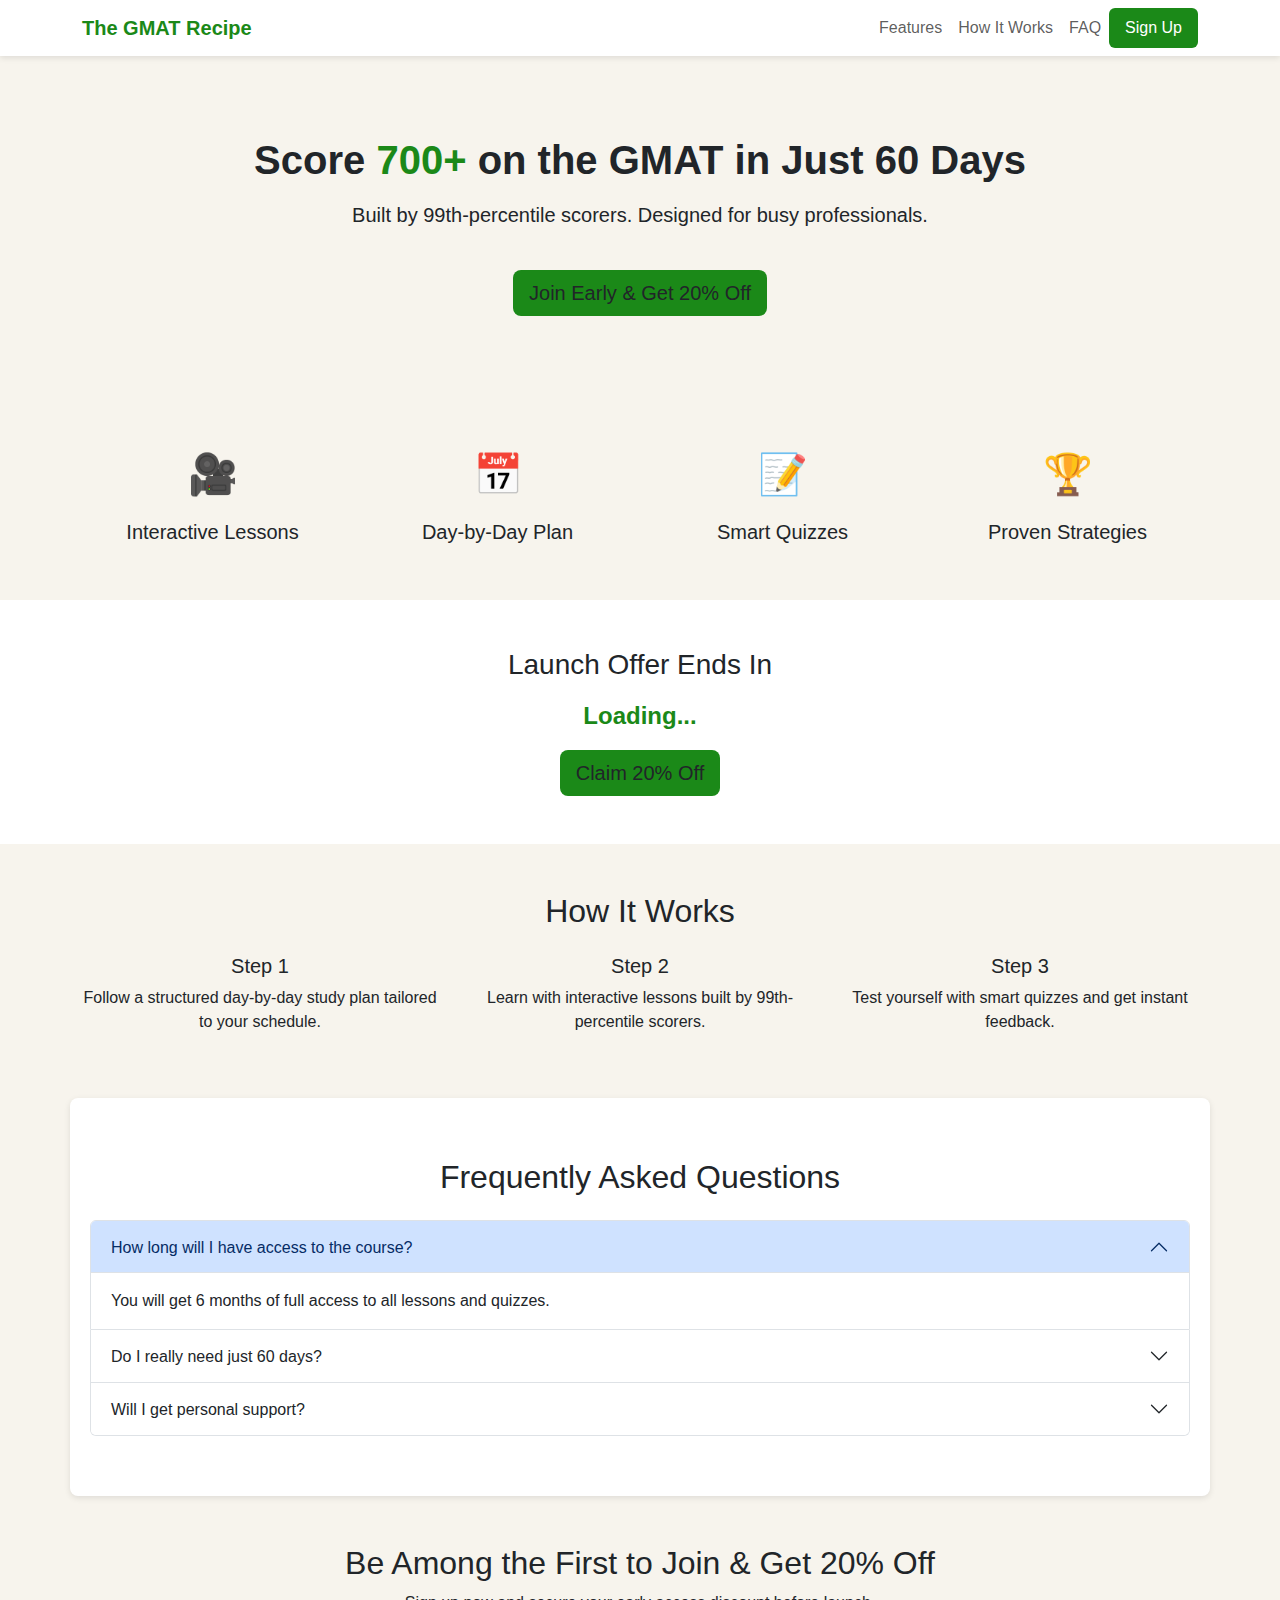
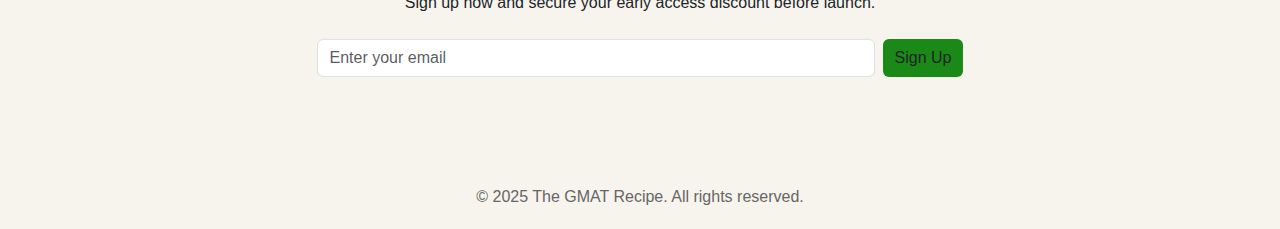
<file: test_3.html>
<!DOCTYPE html>
<html lang="en">
<head>
  <meta charset="UTF-8">
  <meta name="viewport" content="width=device-width, initial-scale=1.0">
  <title>The GMAT Recipe</title>
  <link href="https://cdn.jsdelivr.net/npm/bootstrap@5.3.3/dist/css/bootstrap.min.css" rel="stylesheet">
  <style>
    body {
      background-color: #f7f4ed;
      font-family: Arial, sans-serif;
    }
    .navbar {
      background-color: white;
      box-shadow: 0 2px 6px rgba(0,0,0,0.1);
    }
    .navbar-brand {
      color: #1b8918 !important;
      font-weight: bold;
    }
    .hero {
      padding: 80px 0;
      text-align: center;
    }
    .hero h1 {
      font-size: 2.5rem;
      font-weight: bold;
    }
    .btn-primary-custom {
      background-color: #1b8918;
      border: none;
    }
    .btn-primary-custom:hover {
      background-color: #156d14;
    }
    .feature-icon {
      font-size: 40px;
      color: #1b8918;
    }
    .countdown {
      font-size: 1.5rem;
      font-weight: bold;
      color: #1b8918;
    }
    .faq-section {
      background: #fff;
      padding: 60px 20px;
      border-radius: 8px;
      box-shadow: 0 2px 6px rgba(0,0,0,0.1);
    }
    footer {
      text-align: center;
      padding: 20px;
      margin-top: 40px;
      color: #666;
    }
  </style>
</head>
<body>

  <!-- Navbar -->
  <nav class="navbar navbar-expand-lg">
    <div class="container">
      <a class="navbar-brand" href="#">The GMAT Recipe</a>
      <button class="navbar-toggler" type="button" data-bs-toggle="collapse" data-bs-target="#navbarNav">
        <span class="navbar-toggler-icon"></span>
      </button>
      <div class="collapse navbar-collapse" id="navbarNav">
        <ul class="navbar-nav ms-auto">
          <li class="nav-item"><a class="nav-link" href="#features">Features</a></li>
          <li class="nav-item"><a class="nav-link" href="#how">How It Works</a></li>
          <li class="nav-item"><a class="nav-link" href="#faq">FAQ</a></li>
          <li class="nav-item"><a class="nav-link btn btn-primary-custom text-white px-3" href="#signup">Sign Up</a></li>
        </ul>
      </div>
    </div>
  </nav>

  <!-- Hero Section -->
  <section class="hero container">
    <h1>Score <span style="color:#1b8918;">700+</span> on the GMAT in Just 60 Days</h1>
    <p class="lead mt-3">Built by 99th-percentile scorers. Designed for busy professionals.</p>
    <a href="#signup" class="btn btn-primary-custom btn-lg mt-4">Join Early & Get 20% Off</a>
  </section>

  <!-- Features Section -->
  <section id="features" class="container py-5">
    <div class="row text-center">
      <div class="col-md-3">
        <div class="feature-icon">🎥</div>
        <h5 class="mt-3">Interactive Lessons</h5>
      </div>
      <div class="col-md-3">
        <div class="feature-icon">📅</div>
        <h5 class="mt-3">Day-by-Day Plan</h5>
      </div>
      <div class="col-md-3">
        <div class="feature-icon">📝</div>
        <h5 class="mt-3">Smart Quizzes</h5>
      </div>
      <div class="col-md-3">
        <div class="feature-icon">🏆</div>
        <h5 class="mt-3">Proven Strategies</h5>
      </div>
    </div>
  </section>

  <!-- Countdown Section -->
  <section class="text-center py-5 bg-white">
    <h3>Launch Offer Ends In</h3>
    <div id="countdown" class="countdown mt-3">Loading...</div>
    <a href="#signup" class="btn btn-primary-custom btn-lg mt-3">Claim 20% Off</a>
  </section>

  <!-- How It Works Section -->
  <section id="how" class="container py-5 text-center">
    <h2 class="mb-4">How It Works</h2>
    <div class="row">
      <div class="col-md-4">
        <h5>Step 1</h5>
        <p>Follow a structured day-by-day study plan tailored to your schedule.</p>
      </div>
      <div class="col-md-4">
        <h5>Step 2</h5>
        <p>Learn with interactive lessons built by 99th-percentile scorers.</p>
      </div>
      <div class="col-md-4">
        <h5>Step 3</h5>
        <p>Test yourself with smart quizzes and get instant feedback.</p>
      </div>
    </div>
  </section>

  <!-- FAQ Section -->
  <section id="faq" class="container faq-section">
    <h2 class="text-center mb-4">Frequently Asked Questions</h2>
    <div class="accordion" id="faqAccordion">
      <div class="accordion-item">
        <h2 class="accordion-header">
          <button class="accordion-button" type="button" data-bs-toggle="collapse" data-bs-target="#faq1">
            How long will I have access to the course?
          </button>
        </h2>
        <div id="faq1" class="accordion-collapse collapse show" data-bs-parent="#faqAccordion">
          <div class="accordion-body">You will get 6 months of full access to all lessons and quizzes.</div>
        </div>
      </div>
      <div class="accordion-item">
        <h2 class="accordion-header">
          <button class="accordion-button collapsed" type="button" data-bs-toggle="collapse" data-bs-target="#faq2">
            Do I really need just 60 days?
          </button>
        </h2>
        <div id="faq2" class="accordion-collapse collapse" data-bs-parent="#faqAccordion">
          <div class="accordion-body">Yes, the course is designed to help you reach a 700+ score in 60 focused days, but you can go at your own pace.</div>
        </div>
      </div>
      <div class="accordion-item">
        <h2 class="accordion-header">
          <button class="accordion-button collapsed" type="button" data-bs-toggle="collapse" data-bs-target="#faq3">
            Will I get personal support?
          </button>
        </h2>
        <div id="faq3" class="accordion-collapse collapse" data-bs-parent="#faqAccordion">
          <div class="accordion-body">Yes, you’ll receive guidance, study tips, and priority email support from experts.</div>
        </div>
      </div>
    </div>
  </section>

  <!-- Final CTA Section -->
  <section id="signup" class="container text-center py-5">
    <h2>Be Among the First to Join & Get 20% Off</h2>
    <p class="mb-4">Sign up now and secure your early access discount before launch.</p>
    <form class="d-flex justify-content-center">
      <input type="email" class="form-control w-50 me-2" placeholder="Enter your email" required>
      <button class="btn btn-primary-custom">Sign Up</button>
    </form>
  </section>

  <!-- Footer -->
  <footer>
    © 2025 The GMAT Recipe. All rights reserved.
  </footer>

  <script src="https://cdn.jsdelivr.net/npm/bootstrap@5.3.3/dist/js/bootstrap.bundle.min.js"></script>
  <script>
    // Countdown Timer
    const countdownEl = document.getElementById("countdown");
    const launchDate = new Date("Sep 30, 2025 00:00:00").getTime();
    const timer = setInterval(function() {
      const now = new Date().getTime();
      const distance = launchDate - now;
      if (distance < 0) {
        clearInterval(timer);
        countdownEl.innerHTML = "Launched!";
        return;
      }
      const days = Math.floor(distance / (1000*60*60*24));
      const hours = Math.floor((distance % (1000*60*60*24)) / (1000*60*60));
      const minutes = Math.floor((distance % (1000*60*60)) / (1000*60));
      const seconds = Math.floor((distance % (1000*60)) / 1000);
      countdownEl.innerHTML = `${days}d ${hours}h ${minutes}m ${seconds}s`;
    }, 1000);
  </script>
</body>
</html>
</file>
